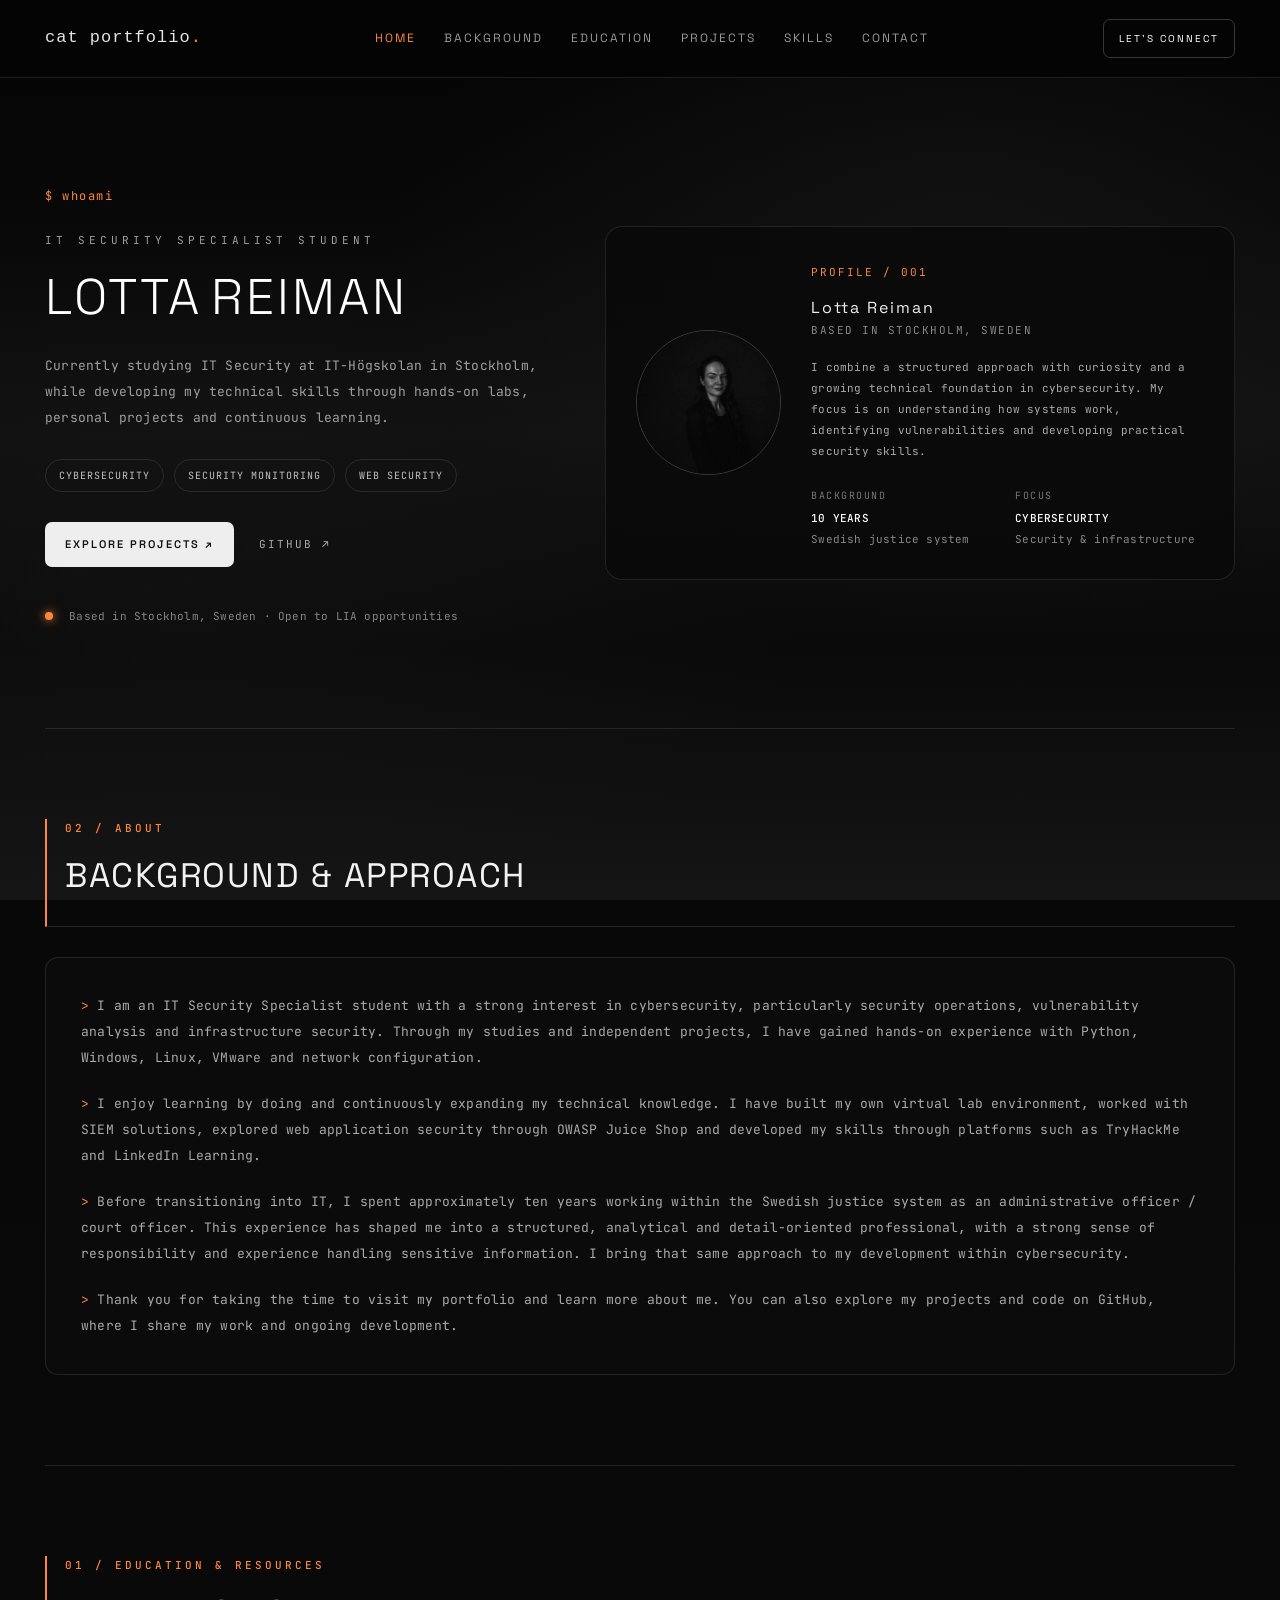
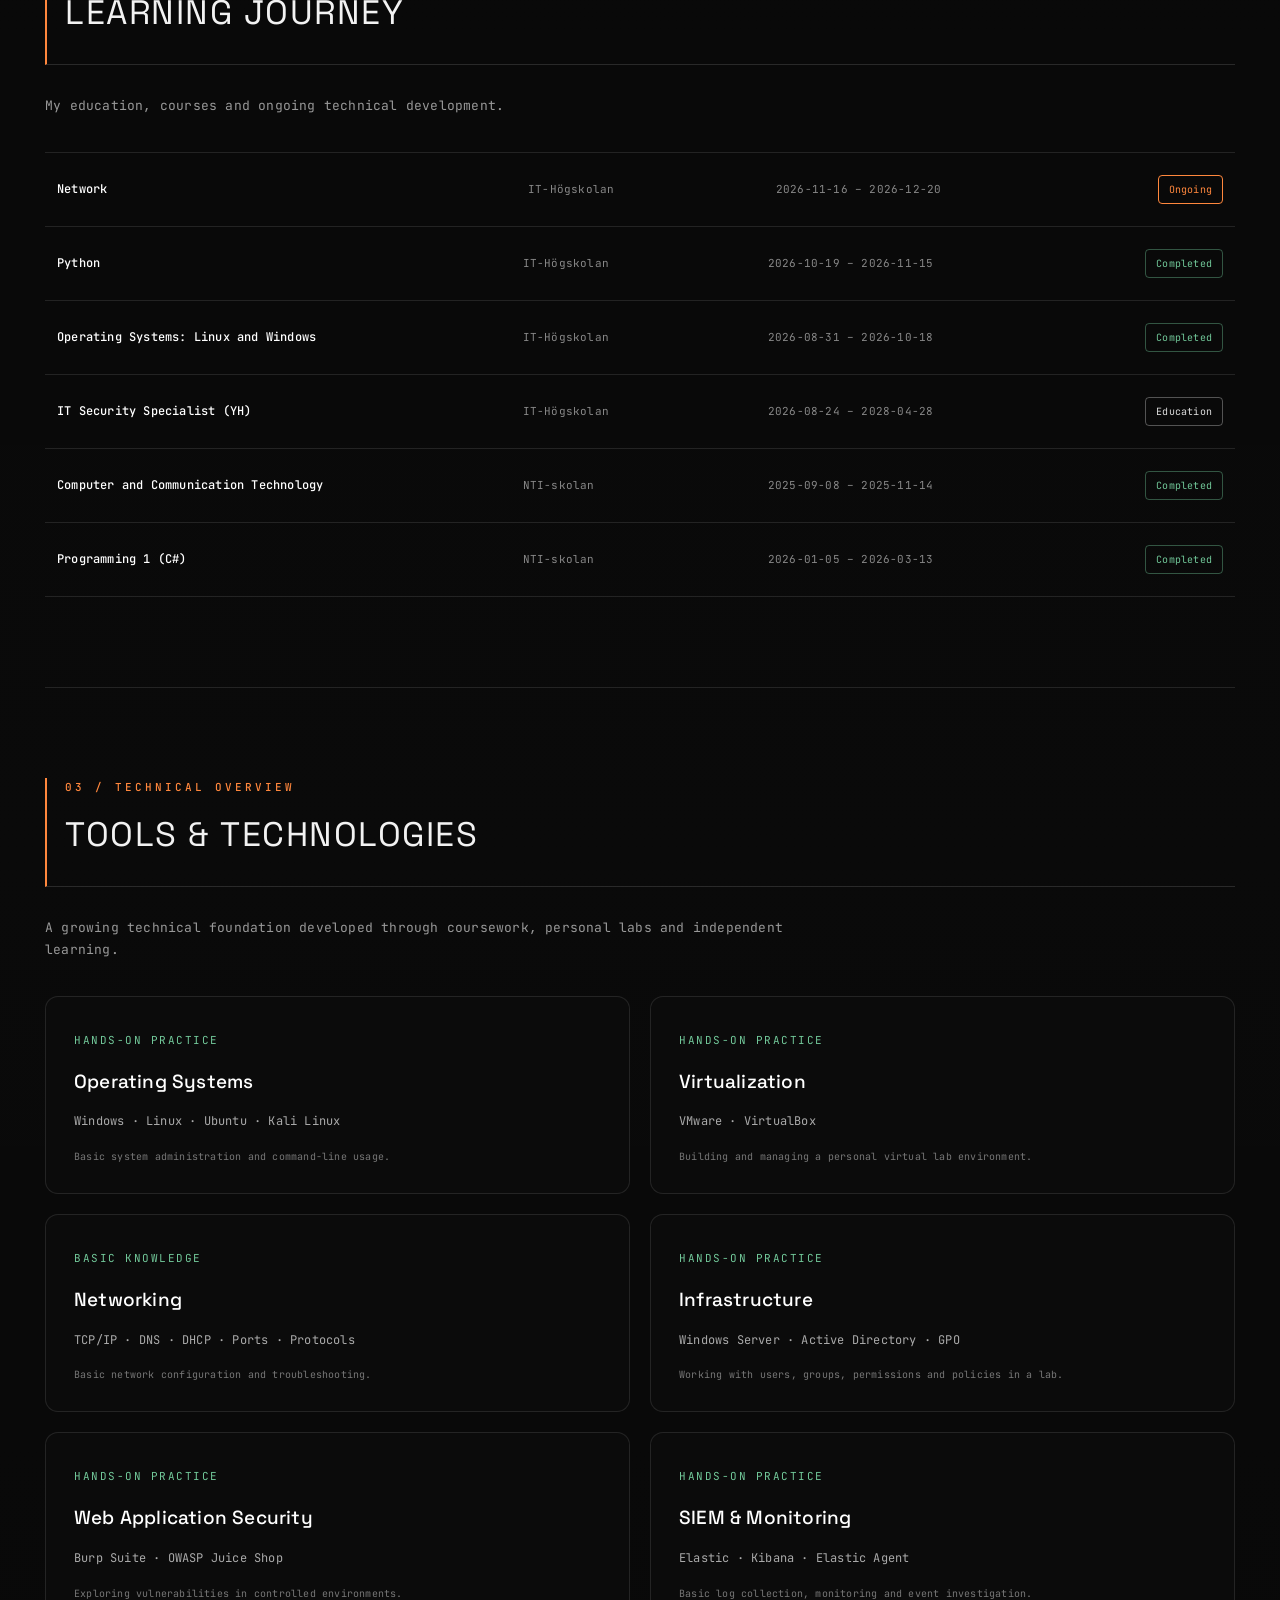
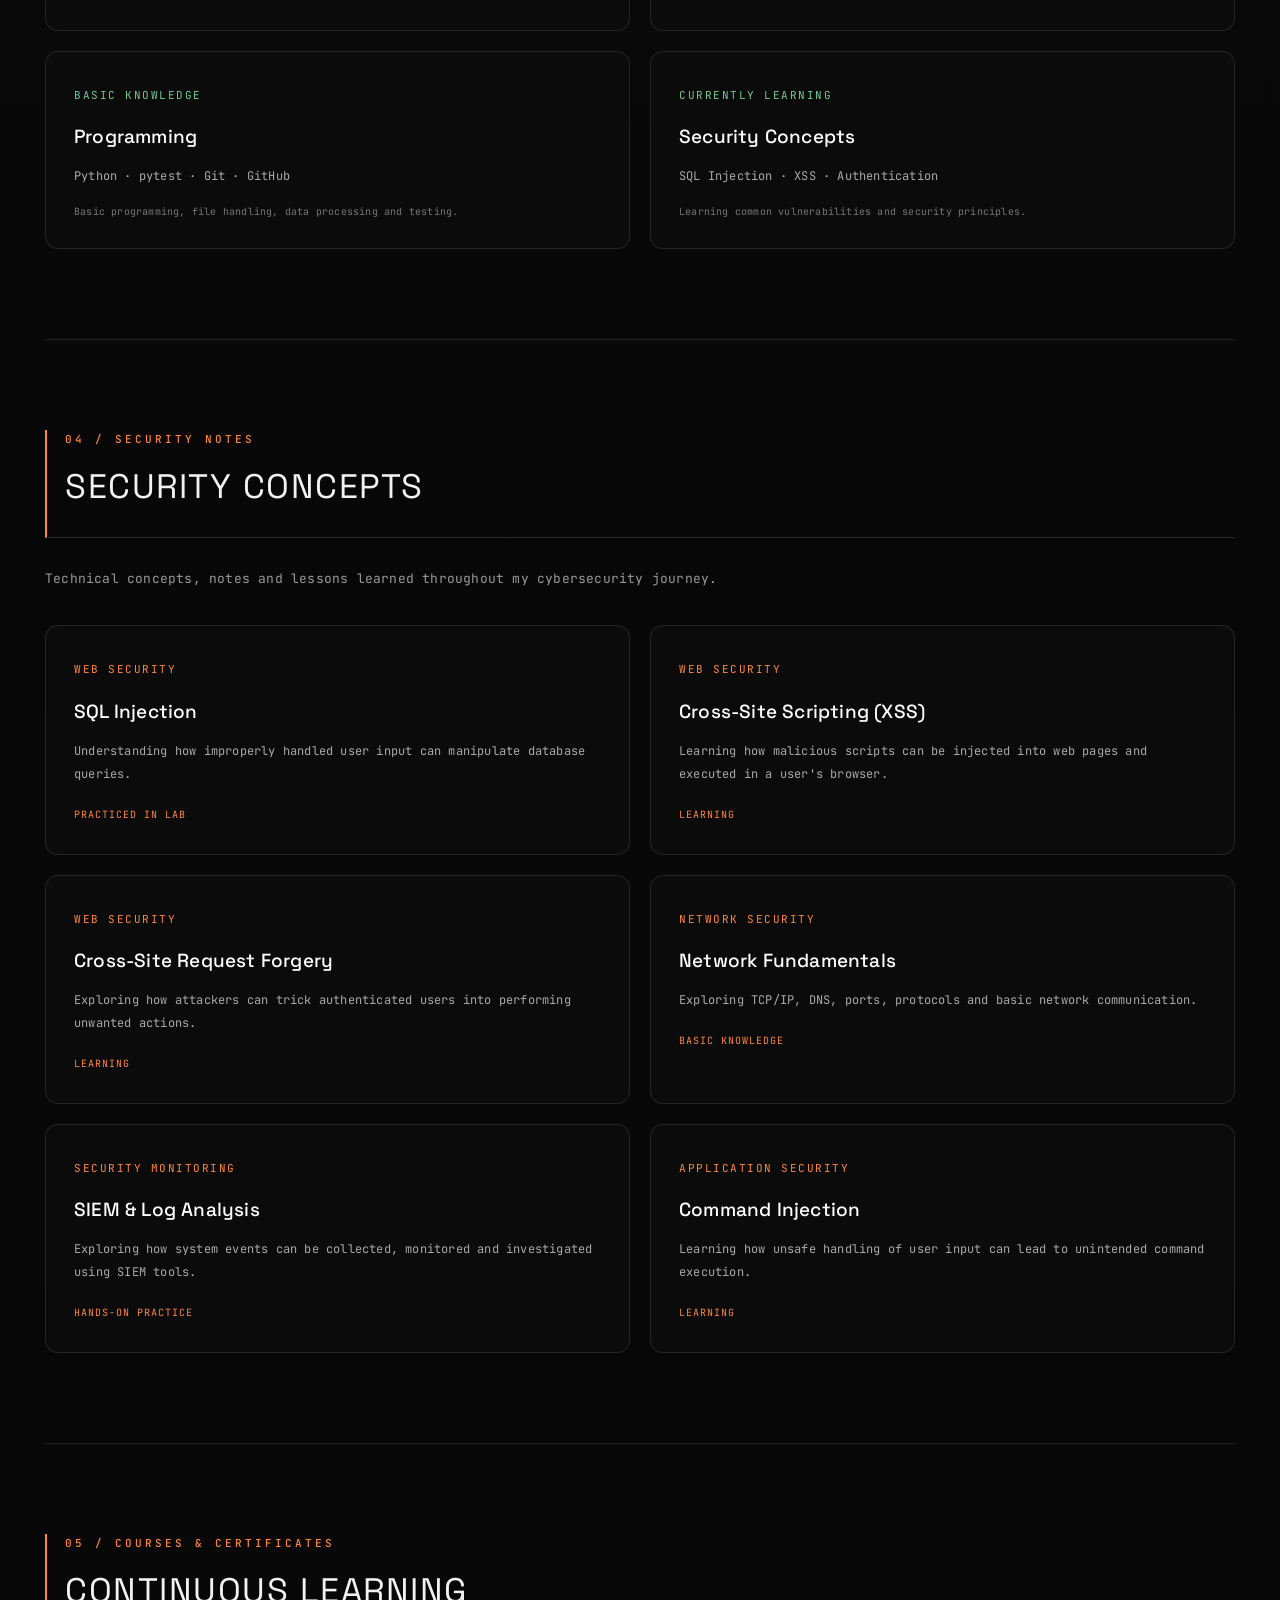
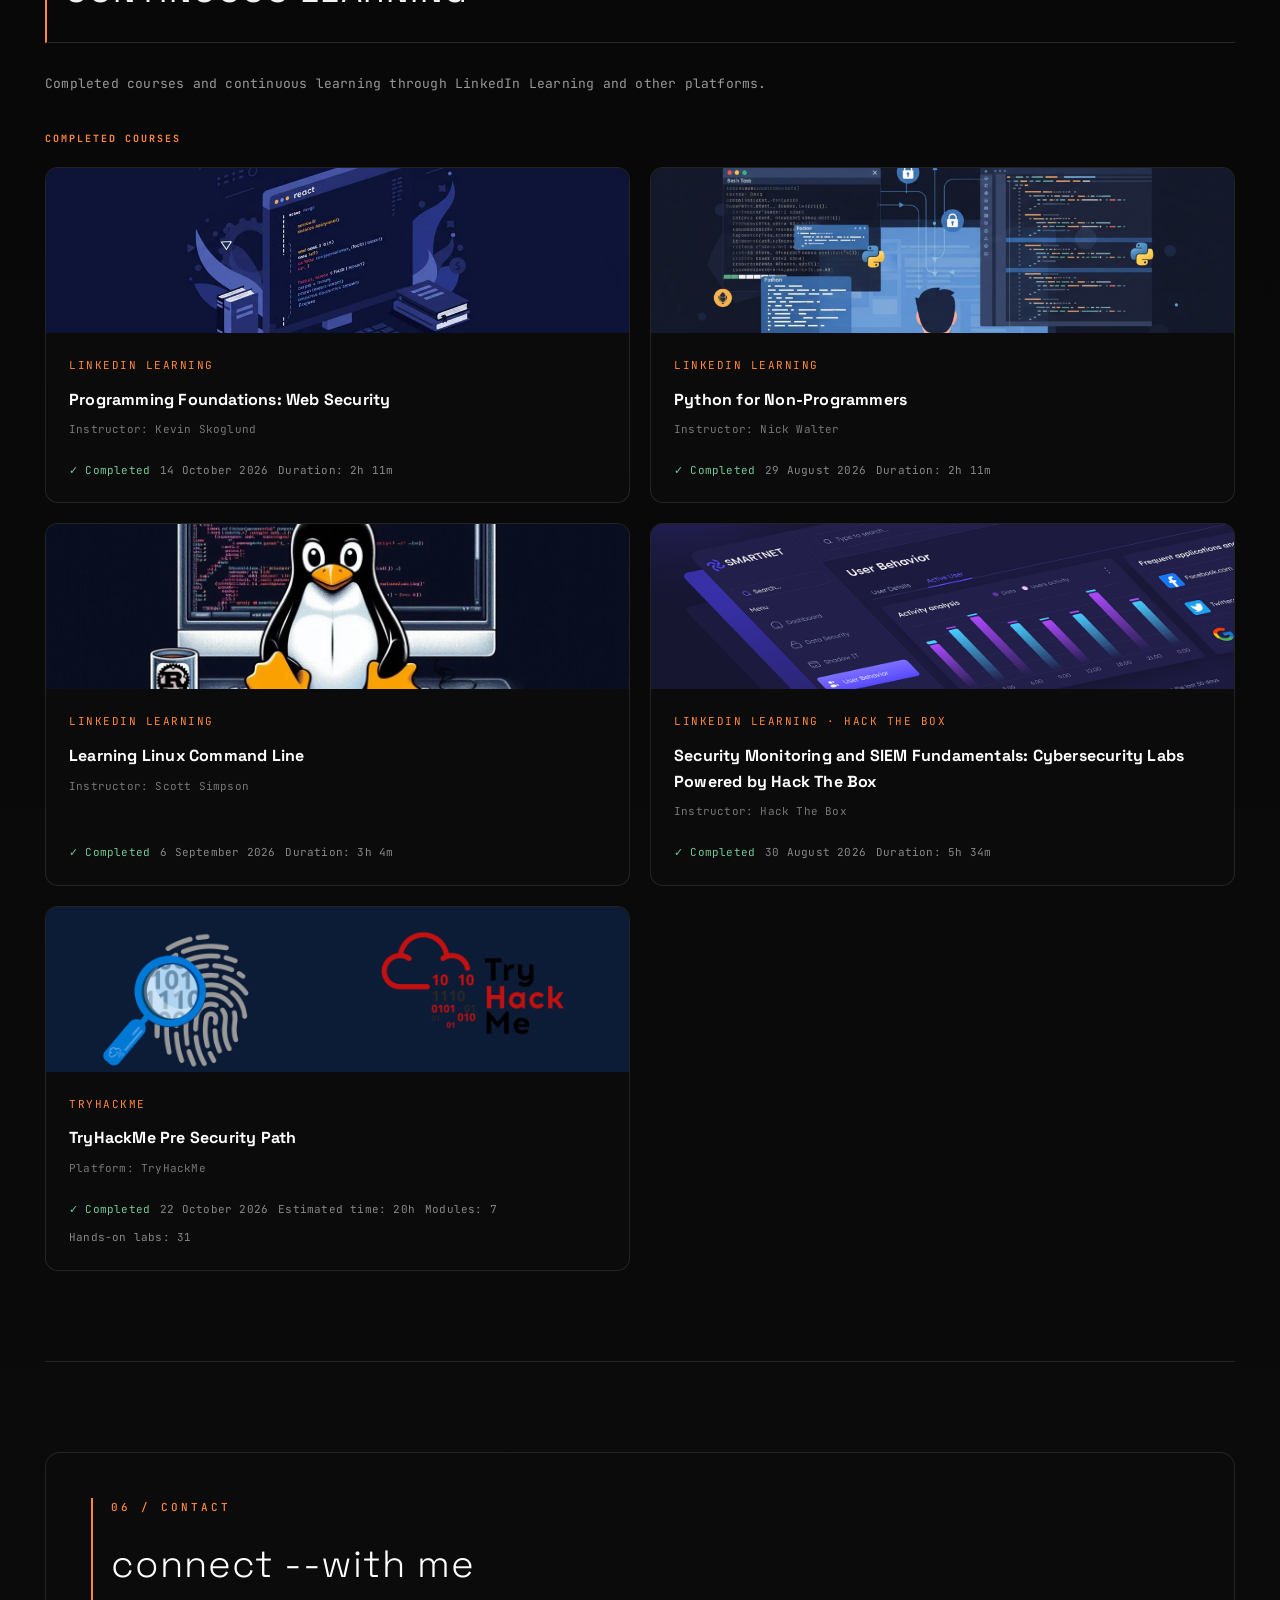
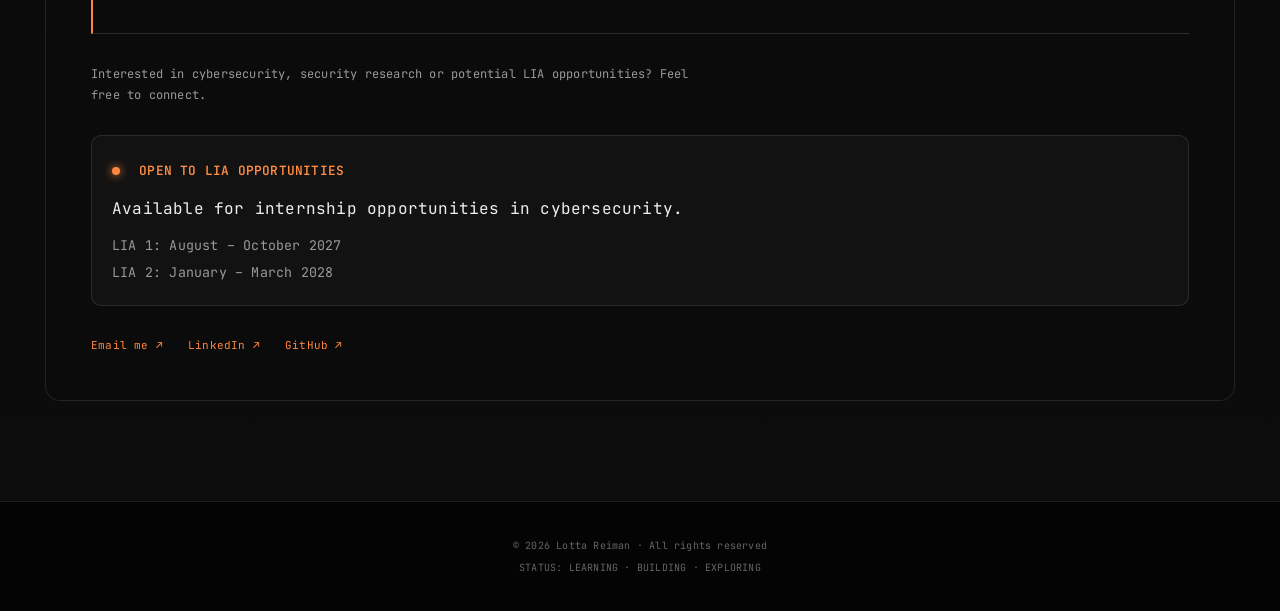
<file: index.html>
<!DOCTYPE html>
<html lang="en">
<head>
    <meta charset="UTF-8">
    <meta name="viewport" content="width=device-width, initial-scale=1.0">
    <meta name="description" content="Lotta Reiman's cybersecurity portfolio, technical projects and security learning journey.">
    <title>Lotta Reiman | Cybersecurity Portfolio</title>
    <link rel="stylesheet" href="style.css">
    <link rel="preconnect" href="https://fonts.googleapis.com">
    <link rel="preconnect" href="https://fonts.gstatic.com" crossorigin>
    <link href="https://fonts.googleapis.com/css2?family=JetBrains+Mono:wght@400;500;600;700&family=Space+Grotesk:wght@300;400;500;600;700&display=swap" rel="stylesheet">
</head>

<body>

<header class="topbar">
    <nav class="nav-container">
        <a href="index.html" class="logo">cat portfolio<span>.</span></a>

        <div class="nav-links">
            <a href="#home">Home</a>
            <a href="#about">Background</a>
            <a href="#education">Education</a>
            <a href="projects.html">Projects</a>
            <a href="#skills">Skills</a>
            <a href="#contact">Contact</a>
        </div>

        <a href="#contact" class="nav-contact">LET'S CONNECT</a>
    </nav>
</header>

<main>

    <!-- HERO -->

    <section class="hero" id="home">

        <div class="hero-left">
            <span class="terminal-label">$ whoami</span>

            <p class="eyebrow">IT SECURITY SPECIALIST STUDENT</p>

            <h1 class="hero-title">
                <span class="first-name">LOTTA</span>
                <span class="last-name">REIMAN</span>
            </h1>

            <p class="hero-description">
                Currently studying IT Security at IT-Högskolan in Stockholm,
                while developing my technical skills through hands-on labs,
                personal projects and continuous learning.
            </p>

            <div class="hero-tags">
                <span>CYBERSECURITY</span>
                <span>SECURITY MONITORING</span>
                <span>WEB SECURITY</span>
            </div>

            <div class="hero-links">
                <a href="projects.html" class="primary-button">
                    EXPLORE PROJECTS ↗
                </a>
                <a href="https://github.com/akirexxx" target="_blank" rel="noopener noreferrer" class="text-link">
                    GITHUB ↗
                </a>
            </div>

            <div class="hero-status">
                <span class="status-dot"></span>
                Based in Stockholm, Sweden · Open to LIA opportunities
            </div>
        </div>

        <!-- INTRODUCTION CARD -->

        <aside class="profile-card">
            <div class="profile-image">
                <img src="images/grey.jpg" alt="Black and white portrait of Lotta Reiman">
            </div>

            <div class="profile-information">
                <span class="card-label">PROFILE / 001</span>

                <h2>Lotta Reiman</h2>

                <p class="profile-location">BASED IN STOCKHOLM, SWEDEN</p>

                <p class="profile-description">
                    I combine a structured approach with curiosity and
                    a growing technical foundation in cybersecurity.
                    My focus is on understanding how systems work,
                    identifying vulnerabilities and developing
                    practical security skills.
                </p>

                <div class="profile-details">
                    <div>
                        <span>BACKGROUND</span>
                        <strong>10 YEARS</strong>
                        <small>Swedish justice system</small>
                    </div>

                    <div>
                        <span>FOCUS</span>
                        <strong>CYBERSECURITY</strong>
                        <small>Security & infrastructure</small>
                    </div>
                </div>
            </div>
        </aside>

    </section>


    <!-- ABOUT -->

    <section id="about" class="section">

        <div class="section-heading">
            <span>02 / ABOUT</span>
            <h2>Background & approach</h2>
        </div>

        <div class="about-panel">
            <p>
                I am an IT Security Specialist student with a strong interest in 
                cybersecurity, particularly security operations, vulnerability analysis 
                and infrastructure security. Through my studies and independent projects, 
                I have gained hands-on experience with Python, Windows, Linux, VMware and 
                network configuration.
            </p>

            <p>
                I enjoy learning by doing and continuously expanding my technical knowledge. 
                I have built my own virtual lab environment, worked with SIEM solutions, explored 
                web application security through OWASP Juice Shop and developed my skills through 
                platforms such as TryHackMe and LinkedIn Learning.
            </p>

            <p>
                Before transitioning into IT, I spent approximately ten years working within the 
                Swedish justice system as an administrative officer / court officer. This experience has 
                shaped me into a structured, analytical and detail-oriented professional, with a strong 
                sense of responsibility and experience handling sensitive information. I bring that same 
                approach to my development within cybersecurity.
            </p>

            <p>
                Thank you for taking the time to visit my portfolio and learn more about me. You can 
                also explore my projects and code on GitHub, where I share my work and ongoing development.
            </p>
        </div>
    </section>


    <!-- EDUCATION -->

    <section class="section" id="education">

        <div class="section-heading">
            <span>01 / EDUCATION & RESOURCES</span>
            <h2>Learning journey</h2>
        </div>

        <p class="section-intro">
            My education, courses and ongoing technical development.
        </p>

        <div class="education-list">

            <div class="education-row">
                <div class="education-name">Network</div>
                <div class="education-provider">IT-Högskolan</div>
                <div class="education-date">2026-11-16 – 2026-12-20</div>
                <div class="education-status ongoing">Ongoing</div>
            </div>

            <div class="education-row">
                <div class="education-name">Python</div>
                <div class="education-provider">IT-Högskolan</div>
                <div class="education-date">2026-10-19 – 2026-11-15</div>
                <div class="education-status completed">Completed</div>
            </div>

            <div class="education-row">
                <div class="education-name">Operating Systems: Linux and Windows</div>
                <div class="education-provider">IT-Högskolan</div>
                <div class="education-date">2026-08-31 – 2026-10-18</div>
                <div class="education-status completed">Completed</div>
            </div>

            <div class="education-row">
                <div class="education-name">IT Security Specialist (YH)</div>
                <div class="education-provider">IT-Högskolan</div>
                <div class="education-date">2026-08-24 – 2028-04-28</div>
                <div class="education-status education">Education</div>
            </div>

            <div class="education-row">
                <div class="education-name">Computer and Communication Technology</div>
                <div class="education-provider">NTI-skolan</div>
                <div class="education-date">2025-09-08 – 2025-11-14</div>
                <div class="education-status completed">Completed</div>
            </div>

            <div class="education-row">
                <div class="education-name">Programming 1 (C#)</div>
                <div class="education-provider">NTI-skolan</div>
                <div class="education-date">2026-01-05 – 2026-03-13</div>
                <div class="education-status completed">Completed</div>
            </div>

        </div>
    </section>


    <!-- SKILLS -->

    <section id="skills" class="section">

        <div class="section-heading">
            <span>03 / TECHNICAL OVERVIEW</span>
            <h2>Tools & Technologies</h2>
        </div>

        <p class="section-intro">
            A growing technical foundation developed through coursework,
            personal labs and independent learning.
        </p>

        <div class="card-grid">

            <article class="card">
                <span class="status">HANDS-ON PRACTICE</span>
                <h3>Operating Systems</h3>
                <p>Windows · Linux · Ubuntu · Kali Linux</p>
                <small>Basic system administration and command-line usage.</small>
            </article>

            <article class="card">
                <span class="status">HANDS-ON PRACTICE</span>
                <h3>Virtualization</h3>
                <p>VMware · VirtualBox</p>
                <small>Building and managing a personal virtual lab environment.</small>
            </article>

            <article class="card">
                <span class="status">BASIC KNOWLEDGE</span>
                <h3>Networking</h3>
                <p>TCP/IP · DNS · DHCP · Ports · Protocols</p>
                <small>Basic network configuration and troubleshooting.</small>
            </article>

            <article class="card">
                <span class="status">HANDS-ON PRACTICE</span>
                <h3>Infrastructure</h3>
                <p>Windows Server · Active Directory · GPO</p>
                <small>Working with users, groups, permissions and policies in a lab.</small>
            </article>

            <article class="card">
                <span class="status">HANDS-ON PRACTICE</span>
                <h3>Web Application Security</h3>
                <p>Burp Suite · OWASP Juice Shop</p>
                <small>Exploring vulnerabilities in controlled environments.</small>
            </article>

            <article class="card">
                <span class="status">HANDS-ON PRACTICE</span>
                <h3>SIEM & Monitoring</h3>
                <p>Elastic · Kibana · Elastic Agent</p>
                <small>Basic log collection, monitoring and event investigation.</small>
            </article>

            <article class="card">
                <span class="status">BASIC KNOWLEDGE</span>
                <h3>Programming</h3>
                <p>Python · pytest · Git · GitHub</p>
                <small>Basic programming, file handling, data processing and testing.</small>
            </article>

            <article class="card">
                <span class="status">CURRENTLY LEARNING</span>
                <h3>Security Concepts</h3>
                <p>SQL Injection · XSS · Authentication</p>
                <small>Learning common vulnerabilities and security principles.</small>
            </article>

        </div>
    </section>


    <!-- SECURITY NOTES -->

    <section id="notes" class="section">

        <div class="section-heading">
            <span>04 / SECURITY NOTES</span>
            <h2>Security concepts</h2>
        </div>

        <p class="section-intro">
            Technical concepts, notes and lessons learned throughout
            my cybersecurity journey.
        </p>

        <div class="card-grid">

            <article class="card note-card">
                <span class="note-category">WEB SECURITY</span>
                <h3>SQL Injection</h3>
                <p>Understanding how improperly handled user input can manipulate database queries.</p>
                <span class="note-status">PRACTICED IN LAB</span>
            </article>

            <article class="card note-card">
                <span class="note-category">WEB SECURITY</span>
                <h3>Cross-Site Scripting (XSS)</h3>
                <p>Learning how malicious scripts can be injected into web pages and executed in a user's browser.</p>
                <span class="note-status">LEARNING</span>
            </article>

            <article class="card note-card">
                <span class="note-category">WEB SECURITY</span>
                <h3>Cross-Site Request Forgery</h3>
                <p>Exploring how attackers can trick authenticated users into performing unwanted actions.</p>
                <span class="note-status">LEARNING</span>
            </article>

            <article class="card note-card">
                <span class="note-category">NETWORK SECURITY</span>
                <h3>Network Fundamentals</h3>
                <p>Exploring TCP/IP, DNS, ports, protocols and basic network communication.</p>
                <span class="note-status">BASIC KNOWLEDGE</span>
            </article>

            <article class="card note-card">
                <span class="note-category">SECURITY MONITORING</span>
                <h3>SIEM & Log Analysis</h3>
                <p>Exploring how system events can be collected, monitored and investigated using SIEM tools.</p>
                <span class="note-status">HANDS-ON PRACTICE</span>
            </article>

            <article class="card note-card">
                <span class="note-category">APPLICATION SECURITY</span>
                <h3>Command Injection</h3>
                <p>Learning how unsafe handling of user input can lead to unintended command execution.</p>
                <span class="note-status">LEARNING</span>
            </article>

        </div>
    </section>


    <!-- COURSES -->

    <section id="certificates" class="section">

        <div class="section-heading">
            <span>05 / COURSES & CERTIFICATES</span>
            <h2>Continuous learning</h2>
        </div>

        <p class="section-intro">
            Completed courses and continuous learning through
            LinkedIn Learning and other platforms.
        </p>

        <h3 class="course-group-title">COMPLETED COURSES</h3>

        <div class="course-grid">

            <article class="course-card">
                <img src="images/computer.jpg" alt="Programming Foundations: Web Security">
                <div class="course-info">
                    <span class="course-platform">LINKEDIN LEARNING</span>
                    <h3>Programming Foundations: Web Security</h3>
                    <p>Instructor: Kevin Skoglund</p>
                    <div class="course-meta">
                        <span class="completed">✓ Completed</span>
                        <span>14 October 2026</span>
                        <span>Duration: 2h 11m</span>
                    </div>
                </div>
            </article>

            <article class="course-card">
                <img src="images/python.jpg" alt="Python for Non-Programmers">
                <div class="course-info">
                    <span class="course-platform">LINKEDIN LEARNING</span>
                    <h3>Python for Non-Programmers</h3>
                    <p>Instructor: Nick Walter</p>
                    <div class="course-meta">
                        <span class="completed">✓ Completed</span>
                        <span>29 August 2026</span>
                        <span>Duration: 2h 11m</span>
                    </div>
                </div>
            </article>

            <article class="course-card">
                <img src="images/OIP.webp" alt="Learning Linux Command Line">
                <div class="course-info">
                    <span class="course-platform">LINKEDIN LEARNING</span>
                    <h3>Learning Linux Command Line</h3>
                    <p>Instructor: Scott Simpson</p>
                    <div class="course-meta">
                        <span class="completed">✓ Completed</span>
                        <span>6 September 2026</span>
                        <span>Duration: 3h 4m</span>
                    </div>
                </div>
            </article>

            <article class="course-card">
                <img src="images/security-monitoring-siem.jpg" alt="Security Monitoring and SIEM Fundamentals">
                <div class="course-info">
                    <span class="course-platform">LINKEDIN LEARNING · HACK THE BOX</span>
                    <h3>Security Monitoring and SIEM Fundamentals: Cybersecurity Labs Powered by Hack The Box</h3>
                    <p>Instructor: Hack The Box</p>
                    <div class="course-meta">
                        <span class="completed">✓ Completed</span>
                        <span>30 August 2026</span>
                        <span>Duration: 5h 34m</span>
                    </div>
                </div>
            </article>

            <article class="course-card">
                <img src="images/tryhackme.png" alt="TryHackMe Pre Security learning path">
                <div class="course-info">
                    <span class="course-platform">TRYHACKME</span>
                    <h3>TryHackMe Pre Security Path</h3>
                    <p>Platform: TryHackMe</p>
                    <div class="course-meta">
                        <span class="completed">✓ Completed</span>
                        <span>22 October 2026</span>
                        <span>Estimated time: 20h</span>
                        <span>Modules: 7</span>
                        <span>Hands-on labs: 31</span>
                    </div>
                </div>
            </article>

        </div>
    </section>


  
<!-- CONTACT -->

<section class="section contact-section" id="contact">

    <div class="contact-card">

        <div class="section-heading">
            <span>06 / CONTACT</span>
            <h2>connect --with me</h2>
        </div>

        <p>
            Interested in cybersecurity, security research or potential
            LIA opportunities? Feel free to connect.
        </p>

        <!-- LIA AVAILABILITY -->
        <div class="contact-availability">

            <span class="status-dot"></span>
            <span>OPEN TO LIA OPPORTUNITIES</span>
            <p></p>
            <p>
                Available for internship opportunities in cybersecurity.
            </p>

            <small>
                LIA 1: August – October 2027<br>
                LIA 2: January – March 2028
            </small>

        </div>

        <!-- CONTACT LINKS -->
        <div class="contact-links">

            <a href="mailto:lotta.reiman@hotmail.com?subject=Portfolio%20Inquiry">
                Email me ↗
            </a>

            <a href="https://www.linkedin.com/in/lotta-reiman-6a73a01a0/"
               target="_blank" rel="noopener noreferrer">
                LinkedIn ↗
            </a>

            <a href="https://github.com/akirexxx"
               target="_blank" rel="noopener noreferrer">
                GitHub ↗
            </a>

        </div>

    </div>

</section>


</main>

<footer>
    <p>© 2026 Lotta Reiman · All rights reserved</p>
    <p>STATUS: LEARNING · BUILDING · EXPLORING</p>
</footer>

<script>
const characters = "ABCDEFGHIJKLMNOPQRSTUVWXYZ0123456789!@#$%&*";

function scrambleText() {
    const firstName = document.querySelector(".first-name");
    const lastName = document.querySelector(".last-name");

    if (!firstName || !lastName) return;

    const words = [
        { element: firstName, text: "LOTTA" },
        { element: lastName, text: "REIMAN" }
    ];

    words.forEach(({ element, text }) => {
        element.innerHTML = "";

        [...text].forEach(() => {
            const span = document.createElement("span");
            span.textContent = characters[
                Math.floor(Math.random() * characters.length)
            ];
            span.classList.add("scramble-flash");
            element.appendChild(span);
        });
    });

    let iteration = 0;

    const interval = setInterval(() => {
        words.forEach(({ element, text }) => {
            [...text].forEach((letter, index) => {
                const span = element.children[index];

                if (index < iteration) {
                    span.textContent = letter;
                    span.classList.remove("scramble-flash");
                } else {
                    span.textContent = characters[
                        Math.floor(Math.random() * characters.length)
                    ];
                    span.classList.add("scramble-flash");
                }
            });
        });

        iteration += 0.35;

        if (iteration >= 6) {
            clearInterval(interval);
        }
    }, 65);
}

scrambleText();
setInterval(scrambleText, 8000);
</script>



<script>
const sections = document.querySelectorAll("main section[id]");
const navLinks = document.querySelectorAll('.nav-links a[href^="#"]');

const sectionToNav = {
    home: "home",
    about: "about",
    education: "education",
    skills: "skills",
    notes: "skills",
    certificates: "skills",
    contact: "contact"
};

function updateActiveNav() {
    let currentSection = "";

    // Detect when the user reaches the bottom of the page
    const atBottom =
        window.innerHeight + window.scrollY >=
        document.documentElement.scrollHeight - 5;

    if (atBottom) {
        currentSection = "contact";
    } else {
        sections.forEach(section => {
            if (section.getBoundingClientRect().top <= window.innerHeight * 0.35) {
                currentSection = section.id;
            }
        });
    }

    const activeNav = sectionToNav[currentSection];

    navLinks.forEach(link => {
        link.classList.toggle(
            "active",
            link.getAttribute("href") === `#${activeNav}`
        );
    });
}

window.addEventListener("scroll", updateActiveNav);
window.addEventListener("load", updateActiveNav);

updateActiveNav();
</script>



</body>
</html>
</file>
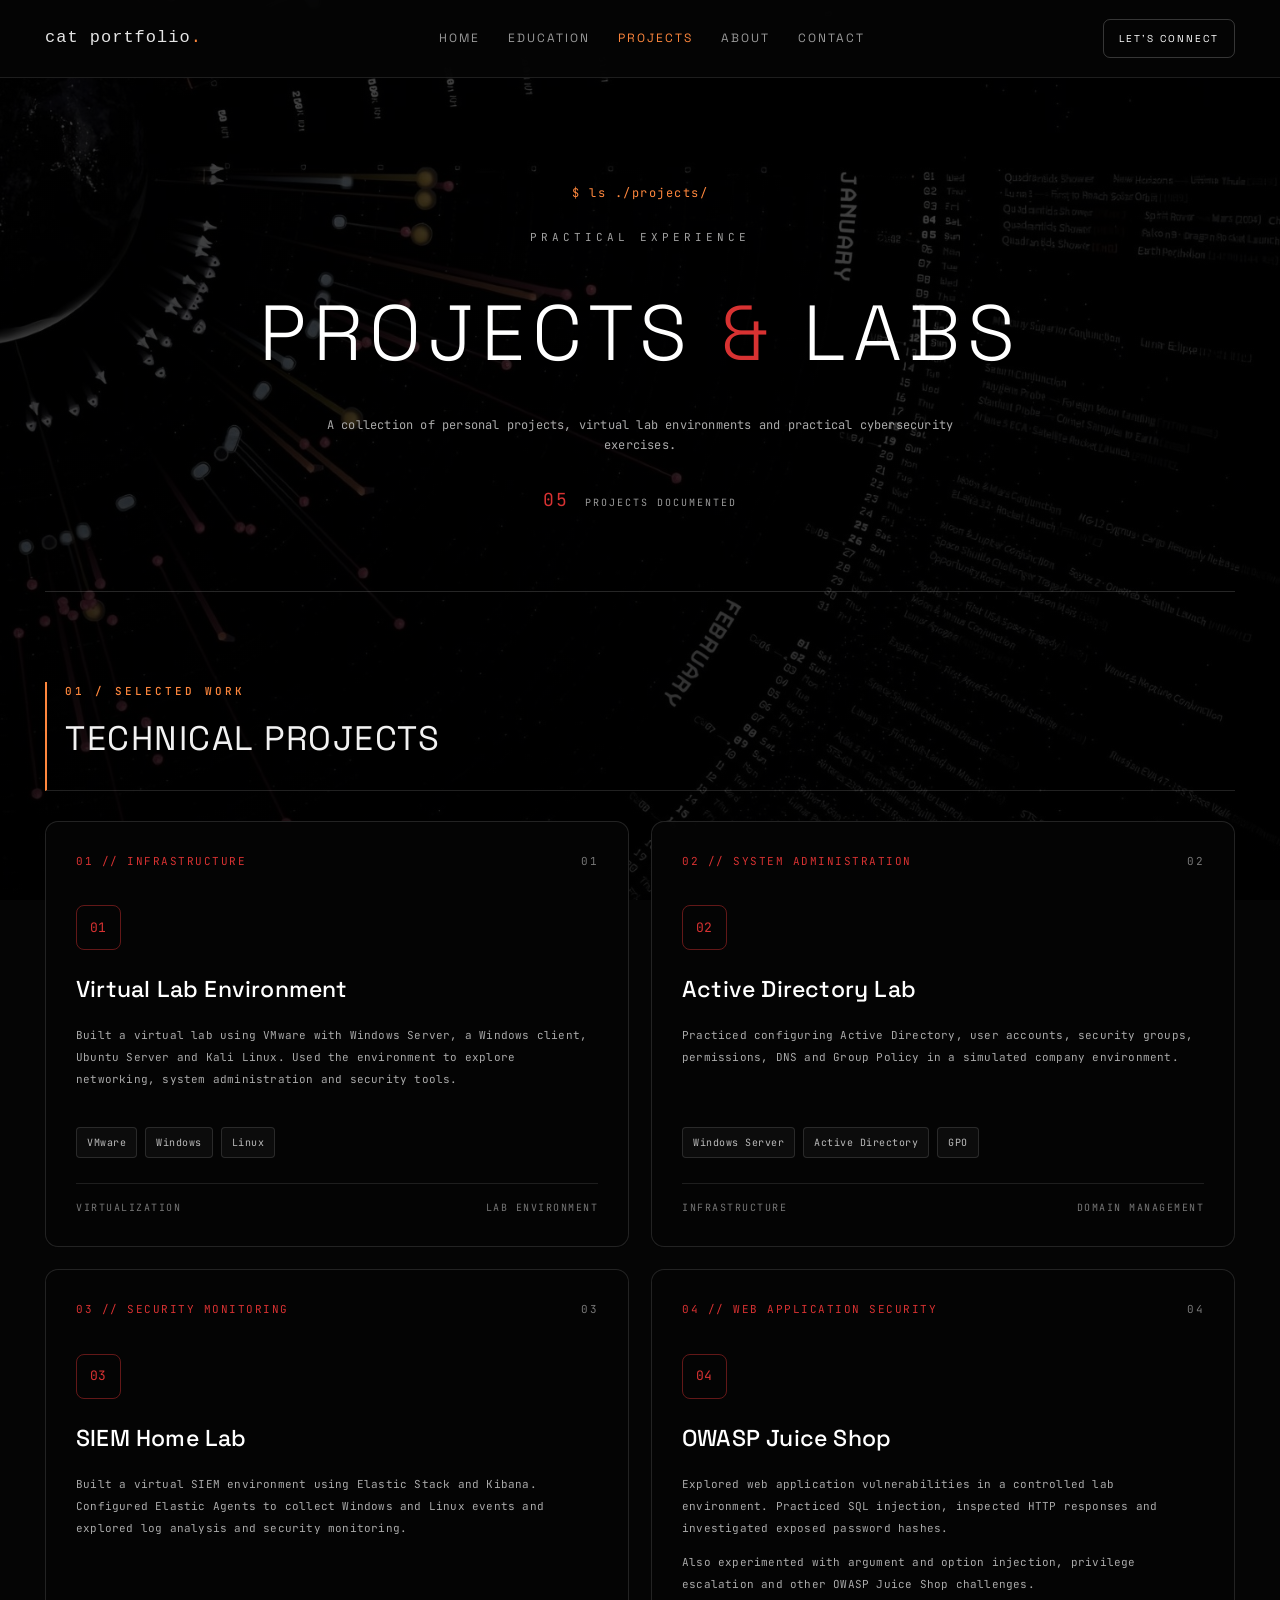
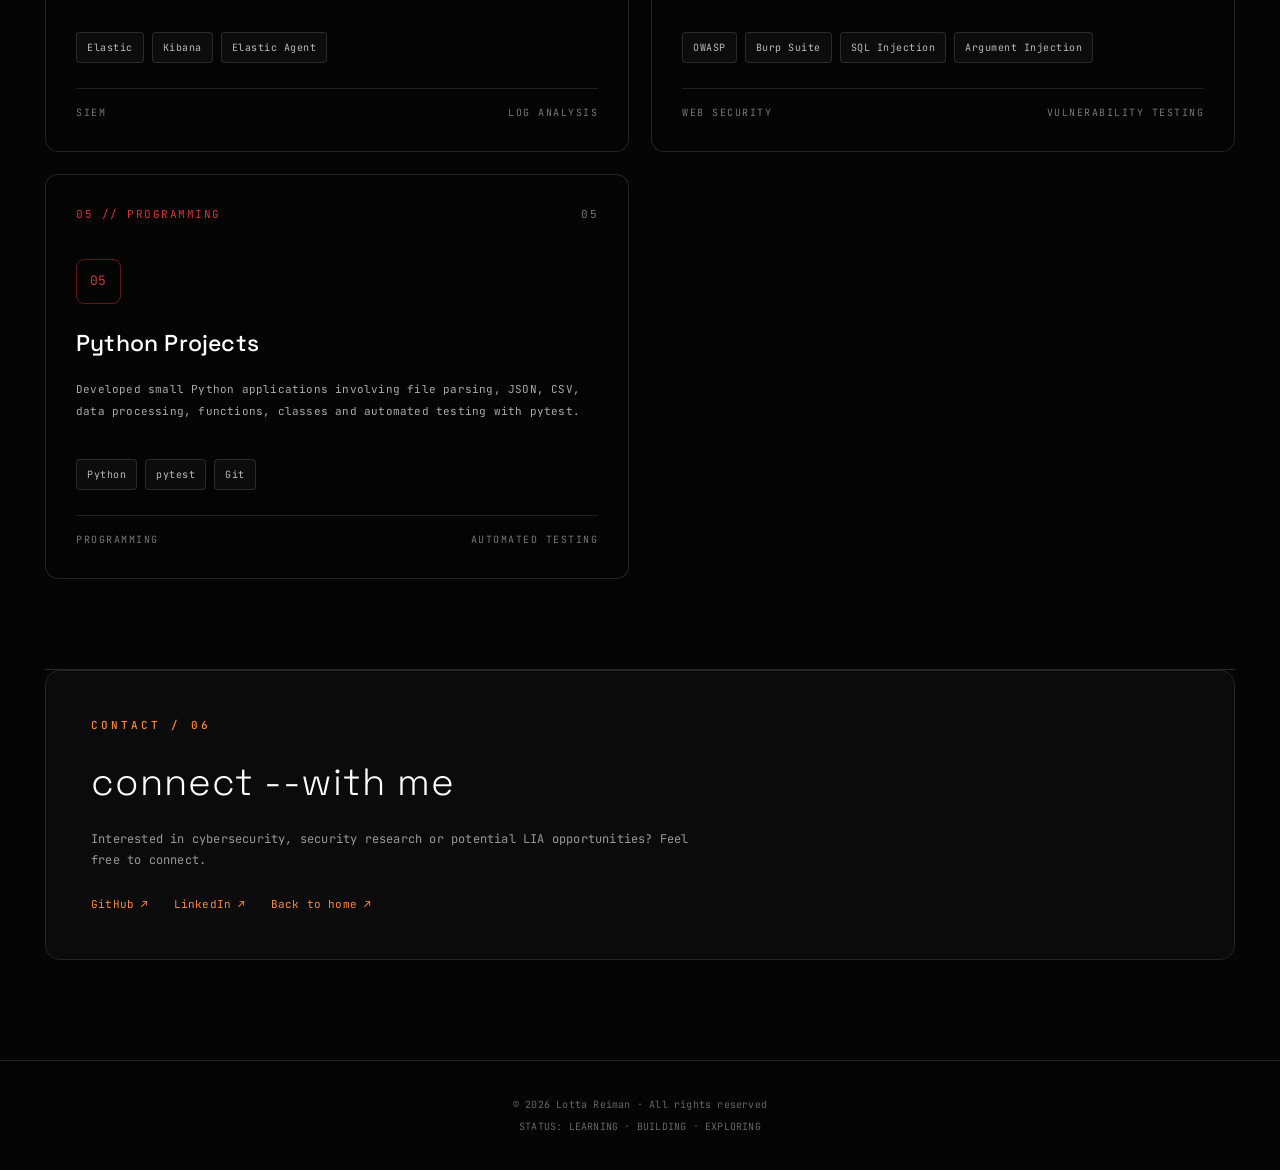
<file: projects.html>
<!DOCTYPE html>
<html lang="en">
<head>
    <meta charset="UTF-8">
    <meta name="viewport" content="width=device-width, initial-scale=1.0">
    <meta name="description" content="Cybersecurity projects and practical labs by Lotta Reiman.">
    <title>Projects | Lotta Reiman</title>
    <link rel="stylesheet" href="style.css">
    <link rel="preconnect" href="https://fonts.googleapis.com">
    <link rel="preconnect" href="https://fonts.gstatic.com" crossorigin>
    <link href="https://fonts.googleapis.com/css2?family=JetBrains+Mono:wght@400;500;600;700&family=Space+Grotesk:wght@300;400;500;600;700&display=swap" rel="stylesheet">
</head>

<body class="projects-page">

<header class="topbar">
    <nav class="nav-container">
        <a href="index.html" class="logo">cat portfolio<span>.</span></a>

        <div class="nav-links">
            <a href="index.html">Home</a>
            <a href="index.html#education">Education</a>
            <a href="projects.html" class="active">Projects</a>
            <a href="index.html#about">About</a>
            <a href="index.html#contact">Contact</a>
        </div>

        <a href="index.html#contact" class="nav-contact">LET'S CONNECT</a>
    </nav>
</header>

<main>

    <section class="projects-hero">
        <span class="terminal-label">$ ls ./projects/</span>

        <p class="eyebrow">PRACTICAL EXPERIENCE</p>

        <h1>PROJECTS <span>&</span> LABS</h1>

        <p>
            A collection of personal projects, virtual lab environments
            and practical cybersecurity exercises.
        </p>

        <div class="project-count">
            <span>05</span> PROJECTS DOCUMENTED
        </div>
    </section>


    <section class="section project-list-section">

        <div class="section-heading">
            <span>01 / SELECTED WORK</span>
            <h2>Technical projects</h2>
        </div>

        <div class="project-grid">

            <article class="project-card">
                <div class="project-card-top">
                    <span>01 // INFRASTRUCTURE</span>
                    <span class="project-number">01</span>
                </div>

                <div class="project-icon">01</div>

                <h2>Virtual Lab Environment</h2>

                <p>
                    Built a virtual lab using VMware with Windows Server,
                    a Windows client, Ubuntu Server and Kali Linux.
                    Used the environment to explore networking,
                    system administration and security tools.
                </p>

                <div class="tags">
                    <span>VMware</span>
                    <span>Windows</span>
                    <span>Linux</span>
                </div>

                <div class="project-footer">
                    <span>VIRTUALIZATION</span>
                    <span>LAB ENVIRONMENT</span>
                </div>
            </article>


            <article class="project-card">
                <div class="project-card-top">
                    <span>02 // SYSTEM ADMINISTRATION</span>
                    <span class="project-number">02</span>
                </div>

                <div class="project-icon">02</div>

                <h2>Active Directory Lab</h2>

                <p>
                    Practiced configuring Active Directory, user accounts,
                    security groups, permissions, DNS and Group Policy
                    in a simulated company environment.
                </p>

                <div class="tags">
                    <span>Windows Server</span>
                    <span>Active Directory</span>
                    <span>GPO</span>
                </div>

                <div class="project-footer">
                    <span>INFRASTRUCTURE</span>
                    <span>DOMAIN MANAGEMENT</span>
                </div>
            </article>


            <article class="project-card">
                <div class="project-card-top">
                    <span>03 // SECURITY MONITORING</span>
                    <span class="project-number">03</span>
                </div>

                <div class="project-icon">03</div>

                <h2>SIEM Home Lab</h2>

                <p>
                    Built a virtual SIEM environment using Elastic Stack and Kibana. 
                    Configured Elastic Agents to collect Windows and Linux events and 
                    explored log analysis and security monitoring.
                </p>

                <div class="tags">
                    <span>Elastic</span>
                    <span>Kibana</span>
                    <span>Elastic Agent</span>
                </div>

                <div class="project-footer">
                    <span>SIEM</span>
                    <span>LOG ANALYSIS</span>
                </div>
            </article>


            <article class="project-card">
                <div class="project-card-top">
                    <span>04 // WEB APPLICATION SECURITY</span>
                    <span class="project-number">04</span>
                </div>

                <div class="project-icon">04</div>

                <h2>OWASP Juice Shop</h2>

                <p>
                    Explored web application vulnerabilities in a
                    controlled lab environment. Practiced SQL injection,
                    inspected HTTP responses and investigated exposed
                    password hashes.
                </p>

                <p>
                    Also experimented with argument and option injection,
                    privilege escalation and other OWASP Juice Shop challenges.
                </p>

                <div class="tags">
                    <span>OWASP</span>
                    <span>Burp Suite</span>
                    <span>SQL Injection</span>
                    <span>Argument Injection</span>
                </div>

                <div class="project-footer">
                    <span>WEB SECURITY</span>
                    <span>VULNERABILITY TESTING</span>
                </div>
            </article>


            <article class="project-card">
                <div class="project-card-top">
                    <span>05 // PROGRAMMING</span>
                    <span class="project-number">05</span>
                </div>

                <div class="project-icon">05</div>

                <h2>Python Projects</h2>

                <p>
                    Developed small Python applications involving
                    file parsing, JSON, CSV, data processing,
                    functions, classes and automated testing with pytest.
                </p>

                <div class="tags">
                    <span>Python</span>
                    <span>pytest</span>
                    <span>Git</span>
                </div>

                <div class="project-footer">
                    <span>PROGRAMMING</span>
                    <span>AUTOMATED TESTING</span>
                </div>
            </article>

        </div>

    </section>


    <section class="contact-section project-contact" id="contact">

        <div class="contact-card">
            <span class="section-label">CONTACT / 06</span>

            <h2>connect --with me</h2>

            <p>
                Interested in cybersecurity, security research or potential
                LIA opportunities? Feel free to connect.
            </p>

            <div class="contact-links">
                <a href="https://github.com/akirexxx" target="_blank" rel="noopener noreferrer">
                    GitHub ↗
                </a>

                <a href="https://www.linkedin.com/in/lotta-reiman-6a73a01a0/" target="_blank" rel="noopener noreferrer">
                    LinkedIn ↗
                </a>

                <a href="index.html">Back to home ↗</a>
            </div>
        </div>

    </section>

</main>

<footer>
    <p>© 2026 Lotta Reiman · All rights reserved</p>
    <p>STATUS: LEARNING · BUILDING · EXPLORING</p>
</footer>

</body>
</html>
</file>
<file: style.css>
@import url('https://fonts.googleapis.com/css2?family=JetBrains+Mono:wght@400;500;600;700&family=Space+Grotesk:wght@300;400;500;600;700&display=swap');

/* =====================================
   GLOBAL
===================================== */

:root {
    --background: #080808;
    --panel: rgba(12, 12, 12, 0.94);
    --border: rgba(255, 255, 255, 0.10);

    --text: #eeeeee;
    --muted: #999999;
    --subtle: #686868;

    --orange: #ff873d;
    --red: #d83232;
    --green: #72c99a;

    --font-code: "JetBrains Mono", monospace;
    --font-heading: "Space Grotesk", sans-serif;
}

* {
    margin: 0;
    padding: 0;
    box-sizing: border-box;
    scroll-behavior: smooth;
}

body {
    position: relative;
    min-height: 100vh;
    overflow-x: hidden;

    background: #080808;
    color: var(--text);

    font-family: var(--font-code);
    letter-spacing: 0.2px;
    line-height: 1.7;
}

/* Layered background – main page */

body:not(.projects-page)::before {
    content: "";
    position: fixed;
    inset: 0;
    z-index: -2;
    pointer-events: none;

    background:
        radial-gradient(
            ellipse at 75% 28%,
            rgba(55, 55, 55, 0.22),
            transparent 42%
        ),
        radial-gradient(
            ellipse at 15% 65%,
            rgba(35, 35, 35, 0.20),
            transparent 40%
        ),
        linear-gradient(
            180deg,
            #030303 0%,
            #080808 24%,
            #111111 48%,
            #0a0a0a 72%,
            #151515 100%
        );
}

body:not(.projects-page)::after {
    content: "";
    position: absolute;
    inset: 0;
    z-index: -1;
    pointer-events: none;

    background:
        linear-gradient(
            180deg,
            transparent 0%,
            rgba(255, 255, 255, 0.012) 35%,
            transparent 60%,
            rgba(255, 255, 255, 0.018) 100%
        );
}

a {
    color: inherit;
}

/* =====================================
   NAVIGATION
===================================== */

.topbar {
    position: sticky;
    top: 0;
    z-index: 100;

    background: rgba(5, 5, 5, 0.91);
    backdrop-filter: blur(18px);

    border-bottom: 1px solid var(--border);
}

.nav-container {
    max-width: 1250px;
    margin: auto;
    padding: 19px 30px;

    display: flex;
    align-items: center;
    justify-content: space-between;
    gap: 25px;
}

.logo {
    color: #e5e5e5;
    font-family: Consolas, monospace;
    font-size: 17px;
    font-weight: 400;
    letter-spacing: 1px;
    text-decoration: none;
    white-space: nowrap;
    transition: color 0.3s ease;
}

.logo span {
    color: var(--orange);
}

.logo:hover {
    color: var(--orange);
}

.nav-links {
    display: flex;
    align-items: center;
    gap: 28px;
}

.nav-links a {
    color: #999;
    font-family: var(--font-heading);
    font-size: 12px;
    letter-spacing: 2px;
    text-decoration: none;
    text-transform: uppercase;
    transition: color 0.25s ease;
}

.nav-links a:hover,
.nav-links a.active {
    color: var(--orange);
}

.nav-contact {
    padding: 10px 15px;

    color: white;
    font-family: var(--font-heading);
    font-size: 10px;
    letter-spacing: 2px;
    text-decoration: none;

    border: 1px solid rgba(255, 255, 255, 0.2);
    border-radius: 7px;

    transition: 0.3s;
}

.nav-contact:hover {
    border-color: var(--orange);
    box-shadow: 0 0 15px rgba(255, 135, 61, 0.2);
}

/* =====================================
   MAIN LAYOUT
===================================== */

main {
    max-width: 1250px;
    margin: auto;
    padding: 0 30px;
}

.section {
    padding: 90px 0;
    border-top: 1px solid var(--border);
    scroll-margin-top: 90px;
}

.section-heading {
    position: relative;
    margin-bottom: 30px;
    padding: 0 0 22px 18px;

    border-left: 2px solid var(--orange);
    border-bottom: 1px solid rgba(255, 255, 255, 0.13);
}

.section-heading > span,
.section-label {
    display: block;
    margin-bottom: 9px;

    color: var(--orange);
    font-size: 11px;
    font-weight: 500;
    letter-spacing: 3px;
}

.section-heading h2 {
    margin: 0;

    color: #f2f2f2;
    font-family: var(--font-heading);
    font-size: clamp(25px, 3vw, 34px);
    font-weight: 400;
    letter-spacing: 1.5px;
    text-transform: uppercase;
}

.section-intro {
    max-width: 750px;
    margin-top: 20px;
    margin-bottom: 35px;

    color: var(--muted);
    font-size: 13px;
}

/* =====================================
   HERO
===================================== */

.hero {
    min-height: 650px;
    padding: 100px 0;

    display: grid;
    grid-template-columns: 0.9fr 1.1fr;
    align-items: center;
    gap: 45px;
}

.hero-left {
    min-width: 0;
}

.terminal-label {
    display: inline-block;
    margin-bottom: 25px;

    color: var(--orange);
    font-size: 12px;
    letter-spacing: 1.5px;
}

.eyebrow {
    margin-bottom: 20px;

    color: #a0a0a0;
    font-size: 11px;
    letter-spacing: 4px;
}

/* Name – one line */

.hero-title {
    display: flex;
    flex-direction: row;
    flex-wrap: nowrap;
    align-items: center;
    gap: 0.18em;

    margin-bottom: 28px;

    color: white;
    font-family: var(--font-heading);
    font-size: clamp(28px, 4vw, 50px);
    font-weight: 300;
    letter-spacing: 3px;
    line-height: 1.1;
    white-space: nowrap;
}

.hero-title > span {
    display: inline-block;
    white-space: nowrap;
}

.hero-title > span > span {
    display: inline;
}

.scramble-flash {
    color: var(--orange);
    text-shadow:
        0 0 6px rgba(255, 135, 61, 0.9),
        0 0 18px rgba(255, 135, 61, 0.55);
}

.hero-description {
    max-width: 550px;
    margin-bottom: 28px;

    color: #a0a0a0;
    font-size: 13px;
    line-height: 2;
}

.hero-tags {
    display: flex;
    flex-wrap: wrap;
    gap: 10px;
    margin-bottom: 30px;
}

.hero-tags span {
    padding: 7px 13px;

    color: #c2c2c2;
    font-size: 10px;
    letter-spacing: 1px;

    border: 1px solid var(--border);
    border-radius: 30px;
}

.hero-links {
    display: flex;
    align-items: center;
    flex-wrap: wrap;
    gap: 25px;
}

.primary-button {
    display: inline-block;
    padding: 13px 20px;

    background: #eeeeee;
    color: #111111;

    border-radius: 7px;
    font-family: var(--font-heading);
    font-size: 11px;
    font-weight: 600;
    letter-spacing: 2px;
    text-decoration: none;

    transition: 0.3s;
}

.primary-button:hover {
    background: var(--orange);
    box-shadow: 0 0 25px rgba(255, 135, 61, 0.3);
}

.text-link {
    color: #aaa;
    font-size: 11px;
    letter-spacing: 2px;
    text-decoration: none;
    transition: 0.3s;
}

.text-link:hover {
    color: var(--orange);
}

.hero-status {
    margin-top: 40px;
    color: #858585;
    font-size: 11px;
}

.status-dot {
    display: inline-block;
    width: 8px;
    height: 8px;
    margin-right: 9px;

    background: var(--orange);
    border-radius: 50%;
    box-shadow: 0 0 10px var(--orange);
}

/* =====================================
   PROFILE CARD
===================================== */

.profile-card {
    display: flex;
    align-items: center;
    gap: 30px;

    width: 100%;
    min-height: 260px;
    padding: 30px;

    background: rgba(10, 10, 10, 0.94);
    border: 1px solid var(--border);
    border-radius: 17px;

    transition: 0.35s ease;
}

.profile-card:hover {
    border-color: rgba(255, 135, 61, 0.7);

    box-shadow:
        0 0 10px rgba(255, 135, 61, 0.12),
        0 0 30px rgba(255, 135, 61, 0.17),
        0 0 55px rgba(255, 135, 61, 0.08);
}

.profile-image {
    flex: 0 0 145px;
    width: 145px;
    height: 145px;

    overflow: hidden;

    border: 1px solid rgba(255, 255, 255, 0.2);
    border-radius: 50%;
}

.profile-image img {
    display: block;
    width: 100%;
    height: 100%;
    object-fit: cover;
    object-position: center 25%;
    filter: grayscale(100%) brightness(1.15) contrast(1.08);
}

.profile-information {
    flex: 1;
    min-width: 0;
}

.card-label {
    color: var(--orange);
    font-size: 11px;
    letter-spacing: 2px;
}

.profile-information h2 {
    margin-top: 10px;

    font-family: var(--font-heading);
    font-size: 16px;
    font-weight: 400;
    letter-spacing: 2px;
}

.profile-location {
    margin-bottom: 17px;

    color: #888;
    font-size: 11px;
    letter-spacing: 1.5px;
}

.profile-description {
    max-width: 430px;

    color: #aaa;
    font-size: 11px;
    line-height: 1.9;
}

.profile-details {
    display: grid;
    grid-template-columns: 1fr 1fr;
    gap: 15px;
    margin-top: 25px;
}

.profile-details div {
    display: flex;
    flex-direction: column;
}

.profile-details span {
    color: #777;
    font-size: 10px;
    letter-spacing: 1.5px;
}

.profile-details strong {
    margin-top: 5px;

    color: white;
    font-size: 11px;
    font-weight: 500;
}

.profile-details small {
    margin-top: 3px;
    color: #888;
    font-size: 11px;
}

/* =====================================
   ABOUT
===================================== */

.about-panel {
    padding: 35px;

    background: var(--panel);
    border: 1px solid var(--border);
    border-radius: 13px;
}

.about-panel p {
    margin-bottom: 20px;

    color: #aaa;
    font-size: 13px;
    line-height: 2;
}

.about-panel p:last-child {
    margin-bottom: 0;
}

.about-panel p::before {
    content: "> ";
    color: var(--orange);
}

/* =====================================
   GENERAL CARDS
===================================== */

.card-grid {
    display: grid;
    grid-template-columns: repeat(2, minmax(0, 1fr));
    gap: 20px;
}

.card {
    min-width: 0;
    padding: 28px;

    background: var(--panel);
    border: 1px solid var(--border);
    border-radius: 13px;

    transition:
        transform 0.3s ease,
        border-color 0.3s ease,
        box-shadow 0.3s ease;
}

.card:hover {
    transform: translateY(-5px);
    border-color: rgba(255, 135, 61, 0.55);
    box-shadow: 0 0 22px rgba(255, 135, 61, 0.10);
}

.card h3 {
    margin: 14px 0 12px;

    color: white;
    font-family: var(--font-heading);
    font-size: 19px;
    font-weight: 500;
}

.card p {
    color: #aaa;
    font-size: 12px;
    line-height: 1.9;
}

.card small {
    display: block;
    margin-top: 15px;

    color: #777;
    font-size: 10px;
}

.status,
.project-type,
.note-category {
    display: inline-block;
    font-size: 11px;
    letter-spacing: 1.5px;
}

.status {
    color: var(--green);
}

.project-type,
.note-category {
    color: var(--orange);
}

/* =====================================
   EDUCATION
===================================== */

.education-list {
    border-top: 1px solid var(--border);
}

.education-row {
    display: grid;
    grid-template-columns: 2fr 1fr 1.6fr auto;
    align-items: center;
    gap: 25px;

    padding: 22px 12px;

    border-bottom: 1px solid var(--border);
    transition: 0.3s;
}

.education-row:hover {
    padding-left: 20px;
    background: rgba(255, 135, 61, 0.045);
    border-color: rgba(255, 135, 61, 0.4);
}

.education-name {
    color: white;
    font-size: 12px;
    font-weight: 500;
}

.education-provider,
.education-date {
    color: #888;
    font-size: 11px;
}

.education-status {
    padding: 5px 10px;

    font-size: 10px;
    text-align: center;
    white-space: nowrap;

    border-radius: 4px;
}

.education-status.ongoing {
    color: var(--orange);
    border: 1px solid var(--orange);
}

.education-status.completed {
    color: var(--green);
    border: 1px solid rgba(114, 201, 154, 0.4);
}

.education-status.education {
    color: #ddd;
    border: 1px solid rgba(255, 255, 255, 0.3);
}

/* =====================================
   SECURITY NOTES
===================================== */

.note-status {
    display: inline-block;
    margin-top: 20px;

    color: var(--orange);
    font-size: 10px;
    letter-spacing: 1px;
}

/* =====================================
   COURSES
===================================== */

.course-group-title {
    margin: 35px 0 20px;

    color: var(--orange);
    font-size: 10px;
    letter-spacing: 2px;
}

.course-grid {
    display: grid;
    grid-template-columns: repeat(2, minmax(0, 1fr));
    gap: 20px;
}

.course-card {
    display: flex;
    flex-direction: column;
    overflow: hidden;

    background: var(--panel);
    border: 1px solid var(--border);
    border-radius: 13px;

    transition: 0.3s ease;
}

.course-card:hover {
    transform: translateY(-5px);
    border-color: rgba(255, 135, 61, 0.6);
    box-shadow: 0 0 20px rgba(255, 135, 61, 0.09);
}

.course-card img {
    display: block;
    width: 100%;
    height: 165px;

    background: #111;
    object-fit: cover;
}

.course-info {
    display: flex;
    flex-direction: column;
    flex-grow: 1;
    padding: 23px;
}

.course-platform {
    color: var(--orange);
    font-size: 11px;
    letter-spacing: 1.5px;
}

.course-info h3 {
    margin: 12px 0 8px;

    color: white;
    font-family: var(--font-heading);
    font-size: 16px;
    line-height: 1.6;
}

.course-info > p {
    color: #777;
    font-size: 11px;
}

.course-meta {
    display: flex;
    flex-wrap: wrap;
    gap: 10px;

    margin-top: auto;
    padding-top: 22px;

    color: #888;
    font-size: 11px;
}

.completed {
    color: var(--green);
}

/* =====================================
   CONTACT
===================================== */

.contact-section {
    padding-bottom: 100px;
}

.contact-card {
    padding: 45px;

    background: rgba(12, 12, 12, 0.96);
    border: 1px solid var(--border);
    border-radius: 15px;

    transition: 0.3s;
}

.contact-card:hover {
    border-color: rgba(255, 135, 61, 0.45);
}

.contact-card h2 {
    margin: 15px 0;

    color: white;
    font-family: var(--font-heading);
    font-size: clamp(25px, 4vw, 38px);
    font-weight: 300;
    letter-spacing: 1px;
    text-transform: none;
}

.contact-card > p {
    max-width: 600px;

    color: #999;
    font-size: 12px;
}

.contact-links {
    display: flex;
    flex-wrap: wrap;
    gap: 25px;
    margin-top: 25px;
}

.contact-links a {
    color: var(--orange);
    font-size: 11px;
    text-decoration: none;
    transition: 0.25s;
}

.contact-links a:hover {
    color: white;
}

/* =====================================
   PROJECTS PAGE
===================================== */

.projects-page {
    background: #050505;
}

.projects-page::before {
    content: "";
    position: fixed;
    inset: 0;
    z-index: -2;
    pointer-events: none;

    background:
        linear-gradient(
            rgba(0, 0, 0, 0.72),
            rgba(0, 0, 0, 0.82)
        ),
        url("images/map.jpg") center center / cover fixed no-repeat;
}

.projects-hero {
    padding: 100px 0 75px;
    text-align: center;
}

.projects-hero .terminal-label {
    margin-bottom: 25px;
}

.projects-hero h1 {
    margin: 15px 0;

    color: white;
    font-family: var(--font-heading);
    font-size: clamp(45px, 7vw, 78px);
    font-weight: 300;
    letter-spacing: 7px;
}

.projects-hero h1 span {
    color: var(--red);
}

.projects-hero > p:not(.eyebrow) {
    max-width: 650px;
    margin: 15px auto;

    color: #aaa;
    font-size: 12px;
}

.project-count {
    margin-top: 30px;

    color: #999;
    font-size: 10px;
    letter-spacing: 2px;
}

.project-count span {
    margin-right: 8px;

    color: var(--red);
    font-size: 18px;
}

/* =====================================
   PROJECT CARDS
===================================== */

.project-list-section {
    border-top: 1px solid rgba(255, 255, 255, 0.15);
}

.project-grid {
    display: grid;
    grid-template-columns: repeat(2, minmax(0, 1fr));
    gap: 22px;
}

.project-card {
    display: flex;
    flex-direction: column;

    min-width: 0;
    min-height: 390px;
    padding: 30px;

    background: rgba(5, 5, 5, 0.91);
    backdrop-filter: blur(8px);

    border: 1px solid rgba(255, 255, 255, 0.12);
    border-radius: 13px;

    transition: 0.35s ease;
}

.project-card:hover {
    transform: translateY(-6px);
    border-color: rgba(216, 50, 50, 0.8);

    box-shadow:
        0 0 12px rgba(216, 50, 50, 0.2),
        0 0 30px rgba(216, 50, 50, 0.18),
        0 0 55px rgba(216, 50, 50, 0.08);
}

.project-card-top {
    display: flex;
    justify-content: space-between;
    align-items: center;
    gap: 12px;

    color: var(--red);
    font-size: 11px;
    letter-spacing: 1.5px;
}

.project-number {
    color: #777;
}

.project-icon {
    display: flex;
    align-items: center;
    justify-content: center;

    width: 45px;
    height: 45px;
    margin: 35px 0 20px;

    color: var(--red);
    font-size: 13px;

    border: 1px solid rgba(216, 50, 50, 0.45);
    border-radius: 8px;
}

.project-card h2 {
    margin-bottom: 15px;

    color: white;
    font-family: var(--font-heading);
    font-size: 23px;
    font-weight: 500;
}

.project-card > p {
    margin-bottom: 12px;

    color: #aaa;
    font-size: 11px;
    line-height: 2;
}

.project-card .tags {
    display: flex;
    flex-wrap: wrap;
    gap: 8px;

    margin-top: auto;
    padding-top: 25px;
}

.tags span {
    padding: 6px 10px;

    background: rgba(255, 255, 255, 0.035);
    border: 1px solid rgba(255, 255, 255, 0.12);
    border-radius: 4px;

    color: #bbb;
    font-size: 10px;
    letter-spacing: 0.5px;
}

.project-card:hover .tags span {
    border-color: rgba(216, 50, 50, 0.25);
}

.project-footer {
    display: flex;
    justify-content: space-between;
    flex-wrap: wrap;
    gap: 10px;

    margin-top: 25px;
    padding-top: 15px;

    color: #777;
    font-size: 10px;
    letter-spacing: 1.5px;

    border-top: 1px solid rgba(255, 255, 255, 0.10);
}

.project-contact {
    border-top: 1px solid rgba(255, 255, 255, 0.15);
}

/* =====================================
   FOOTER
===================================== */

footer {
    padding: 30px;

    background: rgba(5, 5, 5, 0.96);
    border-top: 1px solid var(--border);

    color: #666;
    font-size: 10px;
    text-align: center;
}

footer p {
    margin: 5px;
}

/* =====================================
   RESPONSIVE – TABLET
===================================== */

@media (max-width: 900px) {

    .hero {
        grid-template-columns: 1fr;
        gap: 45px;
        padding: 80px 0;
    }

    .profile-card {
        max-width: 700px;
    }

    .nav-container {
        gap: 15px;
    }

    .nav-links {
        gap: 15px;
    }

    .nav-links a {
        font-size: 10px;
    }

    .education-row {
        grid-template-columns: 1.5fr 1fr;
        gap: 10px;
    }

    .education-date {
        grid-column: 1;
    }

    .education-status {
        grid-column: 2;
        grid-row: 1;
    }
}

/* =====================================
   RESPONSIVE – MOBILE
===================================== */

@media (max-width: 650px) {

    main {
        padding: 0 20px;
    }

    .nav-container {
        flex-wrap: wrap;
        justify-content: center;
        padding: 15px;
    }

    .logo {
        width: 100%;
        text-align: center;
    }

    .nav-links {
        width: 100%;
        justify-content: center;
        flex-wrap: wrap;
        gap: 13px;
    }

    .nav-links a {
        font-size: 9px;
        letter-spacing: 1px;
    }

    .nav-contact {
        display: none;
    }

    .hero {
        min-height: auto;
        padding: 75px 0 60px;
    }

    .hero-title {
        font-size: clamp(27px, 4vw, 35px);
        letter-spacing: 1px;
        gap: 0.12em;
    }

    .hero-description {
        font-size: 12px;
    }

    .hero-status {
        font-size: 9px;
    }

    .profile-card {
        flex-direction: column;
        align-items: center;
        padding: 23px;
        text-align: center;
    }

    .profile-image {
        flex: none;
    }

    .profile-information {
        width: 100%;
    }

    .profile-details {
        text-align: left;
    }

    .section {
        padding: 60px 0;
    }

    .card-grid,
    .course-grid,
    .project-grid {
        grid-template-columns: 1fr;
    }

    .card {
        padding: 22px;
    }

    .education-row {
        grid-template-columns: 1fr auto;
        gap: 8px;
        padding: 17px 8px;
    }

    .education-name {
        font-size: 11px;
    }

    .education-provider,
    .education-date {
        font-size: 9px;
    }

    .education-status {
        font-size: 8px;
    }

    .about-panel {
        padding: 22px;
    }

    .about-panel p {
        font-size: 11px;
    }

    .course-info {
        padding: 18px;
    }

    .contact-card {
        padding: 28px 20px;
    }

    .contact-card h2 {
        font-size: 25px;
        letter-spacing: 1px;
    }

    .projects-hero {
        padding: 75px 0 55px;
    }

    .projects-hero h1 {
        letter-spacing: 3px;
    }

    .project-card {
        min-height: 350px;
        padding: 23px;
    }

    .project-card h2 {
        font-size: 20px;
    }
}

/* =====================================
   RESPONSIVE – SMALL MOBILE
===================================== */

@media (max-width: 380px) {

    main {
        padding: 0 15px;
    }

    .hero-title {
        font-size: 24px;
        letter-spacing: 0;
        gap: 0.1em;
    }

    .hero-tags span {
        font-size: 8px;
    }

    .profile-details {
        grid-template-columns: 1fr;
    }

    .section-heading h2 {
        font-size: 21px;
    }
}

/* =====================================
   ACCESSIBILITY
===================================== */

@media (prefers-reduced-motion: reduce) {

    *,
    *::before,
    *::after {
        scroll-behavior: auto !important;
        animation-duration: 0.01ms !important;
        transition-duration: 0.01ms !important;
    }
}


.contact-availability {
    margin: 30px 0;
    padding: 20px;
    background: rgba(255, 255, 255, 0.03);
    border: 1px solid rgba(255, 255, 255, 0.1);
    border-radius: 10px;
}

.contact-availability > span:nth-child(2) {
    color: #ff8c42;
    font-family: 'JetBrains Mono', monospace;
    font-size: 0.8rem;
    font-weight: 600;
}

.contact-availability p {
    margin: 12px 0 8px;
}

.contact-availability small {
    color: #999;
    line-height: 1.8;
}
</file>
